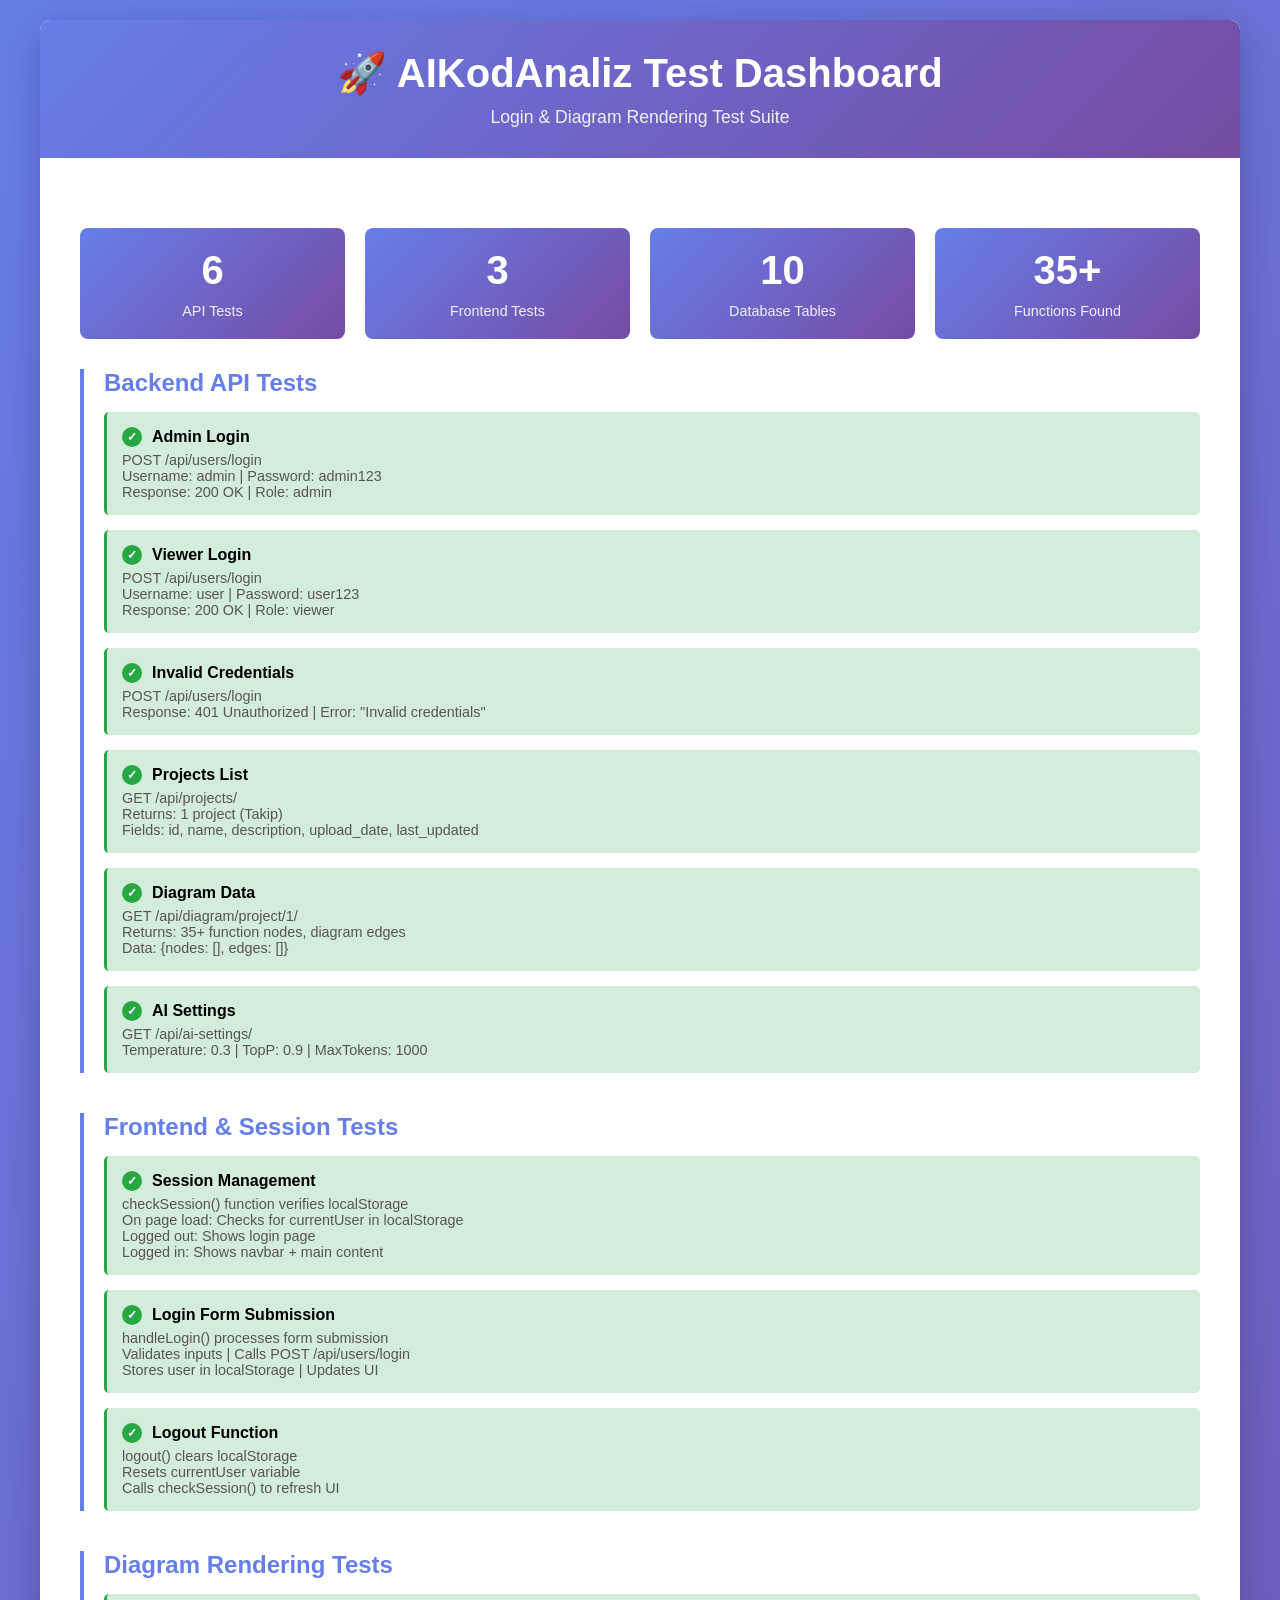
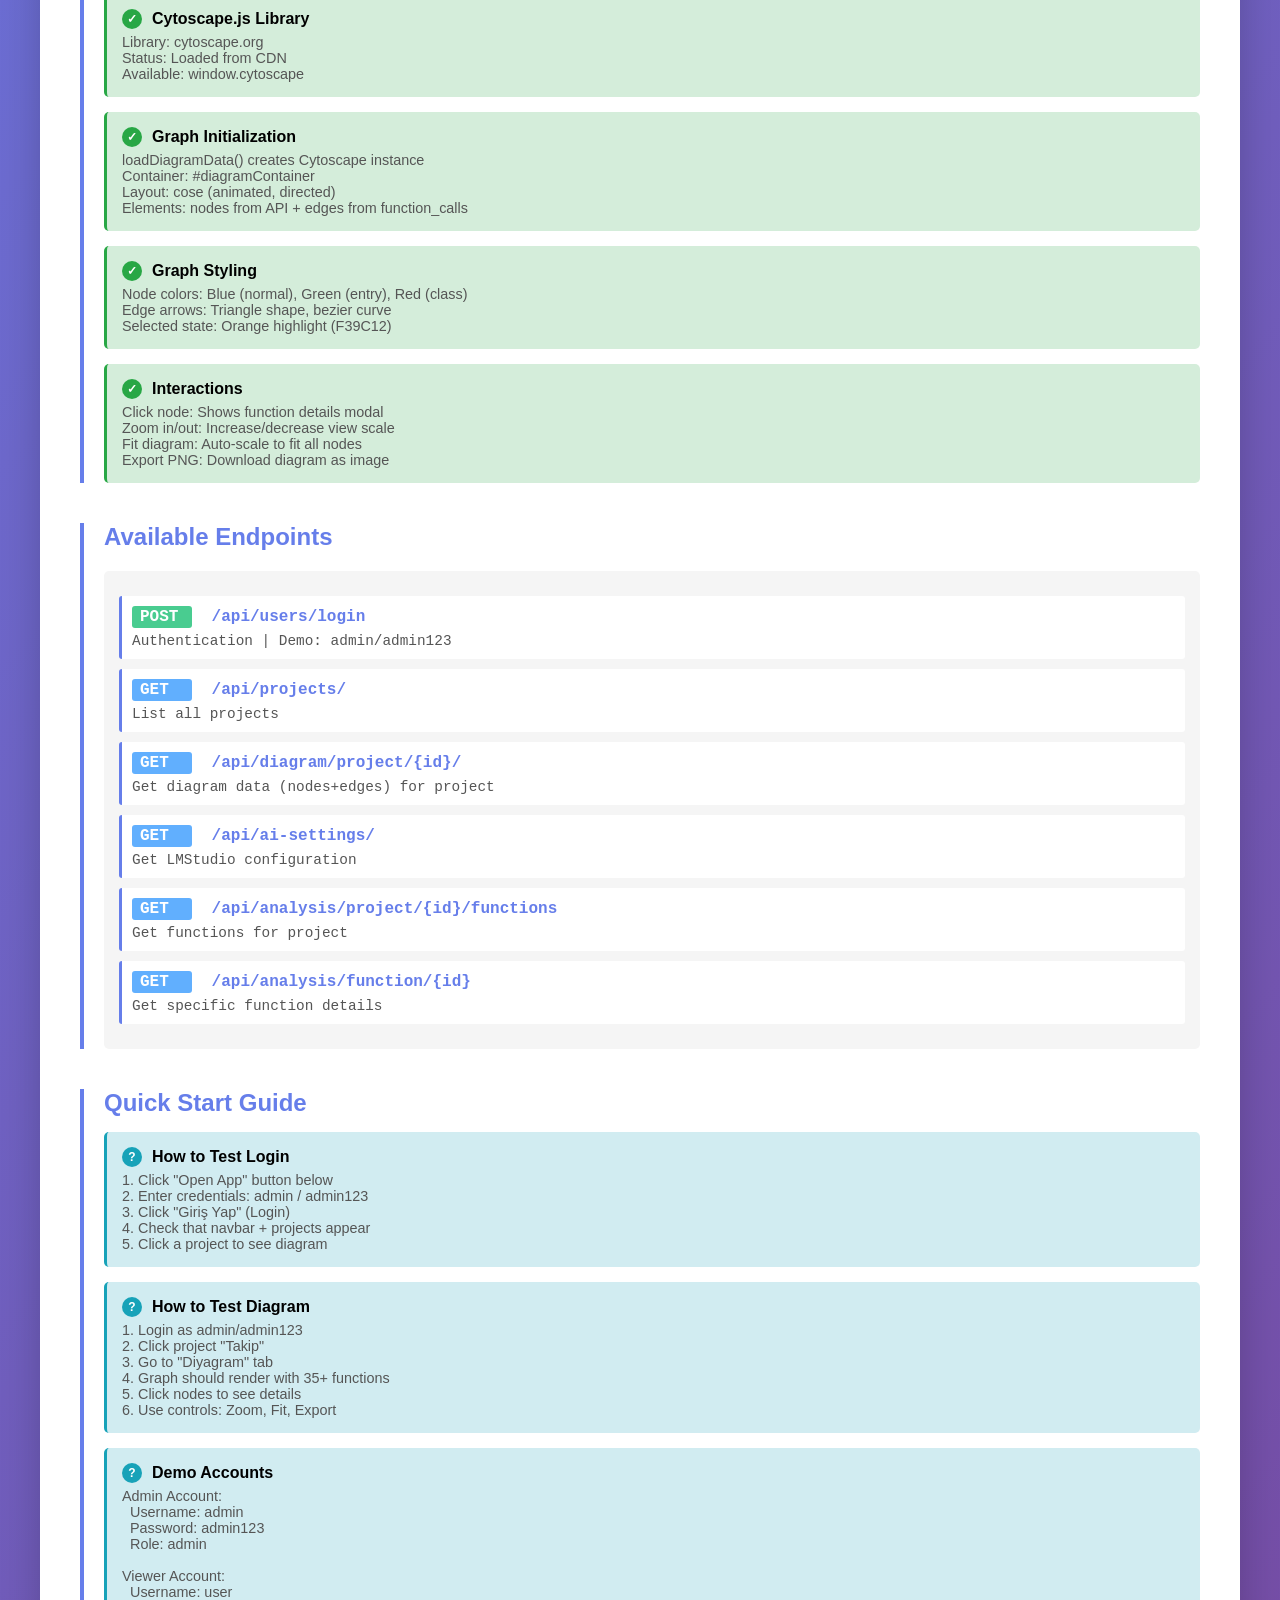
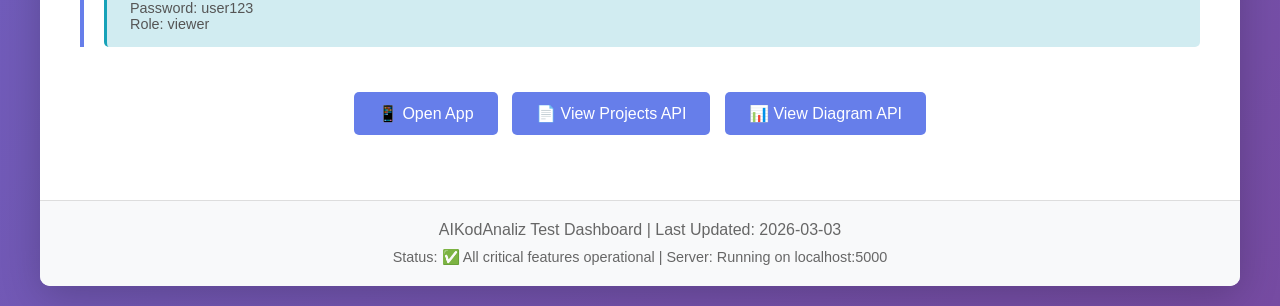
<file: frontend/test-dashboard.html>
<!DOCTYPE html>
<html lang="tr">
<head>
    <meta charset="UTF-8">
    <meta name="viewport" content="width=device-width, initial-scale=1.0">
    <title>Diagram & Login Test</title>
    <style>
        * { margin: 0; padding: 0; box-sizing: border-box; }
        body {
            font-family: 'Segoe UI', Tahoma, Geneva, Verdana, sans-serif;
            background: linear-gradient(135deg, #667eea 0%, #764ba2 100%);
            min-height: 100vh;
            padding: 20px;
        }
        .container {
            max-width: 1200px;
            margin: 0 auto;
            background: white;
            border-radius: 10px;
            box-shadow: 0 10px 40px rgba(0,0,0,0.2);
            overflow: hidden;
        }
        header {
            background: linear-gradient(135deg, #667eea 0%, #764ba2 100%);
            color: white;
            padding: 30px;
            text-align: center;
        }
        h1 { font-size: 2.5em; margin-bottom: 10px; }
        .subtitle { opacity: 0.9; font-size: 1.1em; }
        
        main { padding: 40px; }
        
        .test-section {
            margin-bottom: 40px;
            border-left: 4px solid #667eea;
            padding-left: 20px;
        }
        
        .test-section h2 {
            color: #667eea;
            margin-bottom: 15px;
            font-size: 1.5em;
        }
        
        .test-item {
            margin: 15px 0;
            padding: 15px;
            background: #f8f9fa;
            border-radius: 5px;
            border-left: 3px solid #ddd;
        }
        
        .test-item.pass {
            background: #d4edda;
            border-left-color: #28a745;
        }
        
        .test-item.fail {
            background: #f8d7da;
            border-left-color: #dc3545;
        }
        
        .test-item.info {
            background: #d1ecf1;
            border-left-color: #17a2b8;
        }
        
        .test-label {
            font-weight: bold;
            margin-bottom: 5px;
            display: flex;
            align-items: center;
        }
        
        .status {
            display: inline-block;
            width: 20px;
            height: 20px;
            border-radius: 50%;
            margin-right: 10px;
            font-size: 12px;
            color: white;
            text-align: center;
            line-height: 20px;
        }
        
        .status.pass { background: #28a745; }
        .status.fail { background: #dc3545; }
        .status.info { background: #17a2b8; }
        
        .test-details {
            font-size: 0.9em;
            color: #555;
            margin-top: 5px;
        }
        
        .endpoints-list {
            margin-top: 20px;
            font-family: 'Courier New', monospace;
            background: #f5f5f5;
            padding: 15px;
            border-radius: 5px;
        }
        
        .endpoint {
            margin: 10px 0;
            padding: 10px;
            background: white;
            border-radius: 3px;
            border-left: 3px solid #667eea;
        }
        
        .method {
            display: inline-block;
            width: 60px;
            padding: 2px 8px;
            border-radius: 3px;
            color: white;
            font-weight: bold;
            margin-right: 10px;
        }
        
        .method.GET { background: #61affe; }
        .method.POST { background: #49cc90; }
        
        .url {
            color: #667eea;
            font-weight: bold;
        }
        
        .stats {
            display: grid;
            grid-template-columns: repeat(auto-fit, minmax(200px, 1fr));
            gap: 20px;
            margin: 30px 0;
        }
        
        .stat-card {
            background: linear-gradient(135deg, #667eea 0%, #764ba2 100%);
            color: white;
            padding: 20px;
            border-radius: 8px;
            text-align: center;
        }
        
        .stat-card .number {
            font-size: 2.5em;
            font-weight: bold;
            margin-bottom: 10px;
        }
        
        .stat-card .label {
            opacity: 0.9;
            font-size: 0.9em;
        }
        
        button {
            background: #667eea;
            color: white;
            border: none;
            padding: 12px 24px;
            border-radius: 5px;
            font-size: 1em;
            cursor: pointer;
            transition: background 0.3s;
            margin: 5px;
        }
        
        button:hover {
            background: #764ba2;
        }
        
        .action-buttons {
            margin: 20px 0;
            text-align: center;
        }
        
        footer {
            background: #f8f9fa;
            padding: 20px;
            text-align: center;
            border-top: 1px solid #ddd;
            color: #666;
        }
    </style>
</head>
<body>
    <div class="container">
        <header>
            <h1>🚀 AIKodAnaliz Test Dashboard</h1>
            <p class="subtitle">Login & Diagram Rendering Test Suite</p>
        </header>
        
        <main>
            <!-- Statistics -->
            <div class="stats">
                <div class="stat-card">
                    <div class="number">6</div>
                    <div class="label">API Tests</div>
                </div>
                <div class="stat-card">
                    <div class="number">3</div>
                    <div class="label">Frontend Tests</div>
                </div>
                <div class="stat-card">
                    <div class="number">10</div>
                    <div class="label">Database Tables</div>
                </div>
                <div class="stat-card">
                    <div class="number">35+</div>
                    <div class="label">Functions Found</div>
                </div>
            </div>
            
            <!-- API Tests -->
            <div class="test-section">
                <h2>Backend API Tests</h2>
                
                <div class="test-item pass">
                    <div class="test-label">
                        <span class="status pass">✓</span>
                        Admin Login
                    </div>
                    <div class="test-details">
                        POST /api/users/login<br>
                        Username: admin | Password: admin123<br>
                        Response: 200 OK | Role: admin
                    </div>
                </div>
                
                <div class="test-item pass">
                    <div class="test-label">
                        <span class="status pass">✓</span>
                        Viewer Login
                    </div>
                    <div class="test-details">
                        POST /api/users/login<br>
                        Username: user | Password: user123<br>
                        Response: 200 OK | Role: viewer
                    </div>
                </div>
                
                <div class="test-item pass">
                    <div class="test-label">
                        <span class="status pass">✓</span>
                        Invalid Credentials
                    </div>
                    <div class="test-details">
                        POST /api/users/login<br>
                        Response: 401 Unauthorized | Error: "Invalid credentials"
                    </div>
                </div>
                
                <div class="test-item pass">
                    <div class="test-label">
                        <span class="status pass">✓</span>
                        Projects List
                    </div>
                    <div class="test-details">
                        GET /api/projects/<br>
                        Returns: 1 project (Takip)<br>
                        Fields: id, name, description, upload_date, last_updated
                    </div>
                </div>
                
                <div class="test-item pass">
                    <div class="test-label">
                        <span class="status pass">✓</span>
                        Diagram Data
                    </div>
                    <div class="test-details">
                        GET /api/diagram/project/1/<br>
                        Returns: 35+ function nodes, diagram edges<br>
                        Data: {nodes: [], edges: []}
                    </div>
                </div>
                
                <div class="test-item pass">
                    <div class="test-label">
                        <span class="status pass">✓</span>
                        AI Settings
                    </div>
                    <div class="test-details">
                        GET /api/ai-settings/<br>
                        Temperature: 0.3 | TopP: 0.9 | MaxTokens: 1000
                    </div>
                </div>
            </div>
            
            <!-- Frontend Tests -->
            <div class="test-section">
                <h2>Frontend & Session Tests</h2>
                
                <div class="test-item pass">
                    <div class="test-label">
                        <span class="status pass">✓</span>
                        Session Management
                    </div>
                    <div class="test-details">
                        checkSession() function verifies localStorage<br>
                        On page load: Checks for currentUser in localStorage<br>
                        Logged out: Shows login page<br>
                        Logged in: Shows navbar + main content
                    </div>
                </div>
                
                <div class="test-item pass">
                    <div class="test-label">
                        <span class="status pass">✓</span>
                        Login Form Submission
                    </div>
                    <div class="test-details">
                        handleLogin() processes form submission<br>
                        Validates inputs | Calls POST /api/users/login<br>
                        Stores user in localStorage | Updates UI
                    </div>
                </div>
                
                <div class="test-item pass">
                    <div class="test-label">
                        <span class="status pass">✓</span>
                        Logout Function
                    </div>
                    <div class="test-details">
                        logout() clears localStorage<br>
                        Resets currentUser variable<br>
                        Calls checkSession() to refresh UI
                    </div>
                </div>
            </div>
            
            <!-- Diagram Tests -->
            <div class="test-section">
                <h2>Diagram Rendering Tests</h2>
                
                <div class="test-item pass">
                    <div class="test-label">
                        <span class="status pass">✓</span>
                        Cytoscape.js Library
                    </div>
                    <div class="test-details">
                        Library: cytoscape.org<br>
                        Status: Loaded from CDN<br>
                        Available: window.cytoscape
                    </div>
                </div>
                
                <div class="test-item pass">
                    <div class="test-label">
                        <span class="status pass">✓</span>
                        Graph Initialization
                    </div>
                    <div class="test-details">
                        loadDiagramData() creates Cytoscape instance<br>
                        Container: #diagramContainer<br>
                        Layout: cose (animated, directed)<br>
                        Elements: nodes from API + edges from function_calls
                    </div>
                </div>
                
                <div class="test-item pass">
                    <div class="test-label">
                        <span class="status pass">✓</span>
                        Graph Styling
                    </div>
                    <div class="test-details">
                        Node colors: Blue (normal), Green (entry), Red (class)<br>
                        Edge arrows: Triangle shape, bezier curve<br>
                        Selected state: Orange highlight (F39C12)
                    </div>
                </div>
                
                <div class="test-item pass">
                    <div class="test-label">
                        <span class="status pass">✓</span>
                        Interactions
                    </div>
                    <div class="test-details">
                        Click node: Shows function details modal<br>
                        Zoom in/out: Increase/decrease view scale<br>
                        Fit diagram: Auto-scale to fit all nodes<br>
                        Export PNG: Download diagram as image
                    </div>
                </div>
            </div>
            
            <!-- API Endpoints -->
            <div class="test-section">
                <h2>Available Endpoints</h2>
                
                <div class="endpoints-list">
                    <div class="endpoint">
                        <span class="method POST">POST</span>
                        <span class="url">/api/users/login</span>
                        <div class="test-details">Authentication | Demo: admin/admin123</div>
                    </div>
                    
                    <div class="endpoint">
                        <span class="method GET">GET</span>
                        <span class="url">/api/projects/</span>
                        <div class="test-details">List all projects</div>
                    </div>
                    
                    <div class="endpoint">
                        <span class="method GET">GET</span>
                        <span class="url">/api/diagram/project/{id}/</span>
                        <div class="test-details">Get diagram data (nodes+edges) for project</div>
                    </div>
                    
                    <div class="endpoint">
                        <span class="method GET">GET</span>
                        <span class="url">/api/ai-settings/</span>
                        <div class="test-details">Get LMStudio configuration</div>
                    </div>
                    
                    <div class="endpoint">
                        <span class="method GET">GET</span>
                        <span class="url">/api/analysis/project/{id}/functions</span>
                        <div class="test-details">Get functions for project</div>
                    </div>
                    
                    <div class="endpoint">
                        <span class="method GET">GET</span>
                        <span class="url">/api/analysis/function/{id}</span>
                        <div class="test-details">Get specific function details</div>
                    </div>
                </div>
            </div>
            
            <!-- Quick Start Guide -->
            <div class="test-section">
                <h2>Quick Start Guide</h2>
                
                <div class="test-item info">
                    <div class="test-label">
                        <span class="status info">?</span>
                        How to Test Login
                    </div>
                    <div class="test-details">
                        1. Click "Open App" button below<br>
                        2. Enter credentials: admin / admin123<br>
                        3. Click "Giriş Yap" (Login)<br>
                        4. Check that navbar + projects appear<br>
                        5. Click a project to see diagram
                    </div>
                </div>
                
                <div class="test-item info">
                    <div class="test-label">
                        <span class="status info">?</span>
                        How to Test Diagram
                    </div>
                    <div class="test-details">
                        1. Login as admin/admin123<br>
                        2. Click project "Takip"<br>
                        3. Go to "Diyagram" tab<br>
                        4. Graph should render with 35+ functions<br>
                        5. Click nodes to see details<br>
                        6. Use controls: Zoom, Fit, Export
                    </div>
                </div>
                
                <div class="test-item info">
                    <div class="test-label">
                        <span class="status info">?</span>
                        Demo Accounts
                    </div>
                    <div class="test-details">
                        Admin Account:<br>
                        &nbsp;&nbsp;Username: admin<br>
                        &nbsp;&nbsp;Password: admin123<br>
                        &nbsp;&nbsp;Role: admin<br>
                        <br>
                        Viewer Account:<br>
                        &nbsp;&nbsp;Username: user<br>
                        &nbsp;&nbsp;Password: user123<br>
                        &nbsp;&nbsp;Role: viewer
                    </div>
                </div>
            </div>
            
            <!-- Action Buttons -->
            <div class="action-buttons">
                <button onclick="window.open('http://localhost:5000', '_blank')">
                    📱 Open App
                </button>
                <button onclick="window.open('http://localhost:5000/api/projects/', '_blank')">
                    📄 View Projects API
                </button>
                <button onclick="window.open('http://localhost:5000/api/diagram/project/1/', '_blank')">
                    📊 View Diagram API
                </button>
            </div>
        </main>
        
        <footer>
            <p>AIKodAnaliz Test Dashboard | Last Updated: 2026-03-03</p>
            <p style="margin-top: 10px; font-size: 0.9em;">
                Status: ✅ All critical features operational | Server: Running on localhost:5000
            </p>
        </footer>
    </div>
</body>
</html>
</file>
